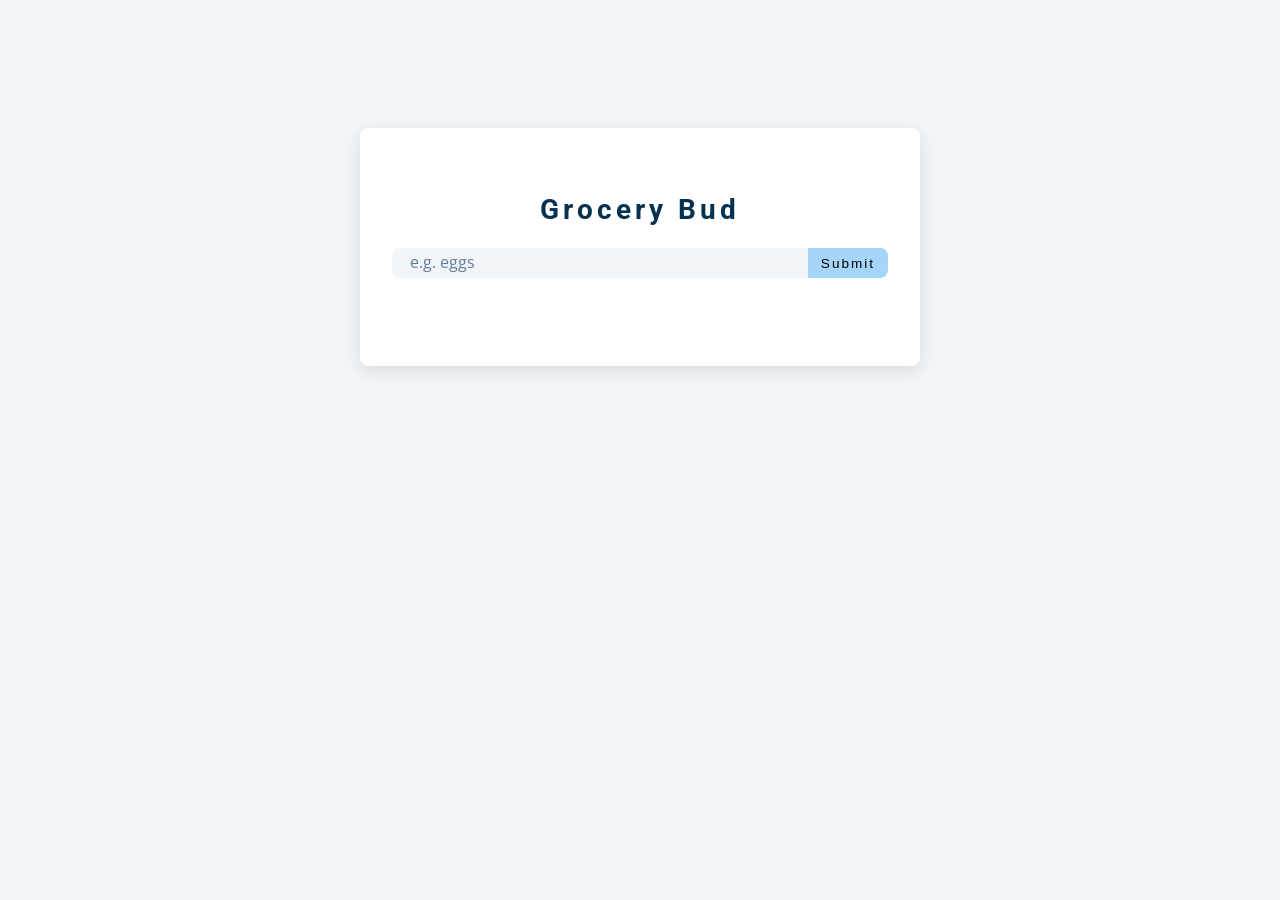
<file: grocery/index.html>
<!DOCTYPE html>
<html lang="en">
  <head>
    <meta charset="UTF-8" />
    <meta name="viewport" content="width=device-width, initial-scale=1.0" />
    <title>Grocery Bud</title>
    <!-- font-awesome -->
    <link
      rel="stylesheet"
      href="https://cdnjs.cloudflare.com/ajax/libs/font-awesome/5.14.0/css/all.min.css"
    />
    <!-- styles -->
    <link rel="stylesheet" href="styles.css" />
  </head>
  <body>
    <section class="section-center">
      <!-- form -->
      <form class="grocery-form">
        <p class="alert"></p>
        <h3>grocery bud</h3>
        <div class="form-control">
          <input type="text" id="grocery" placeholder="e.g. eggs" />
          <button type="submit" class="submit-btn">submit</button>
        </div>
      </form>
      <!-- list -->
      <div class="grocery-container">
        <div class="grocery-list"></div>
        <button class="clear-btn">clear items</button>
      </div>
    </section>
    <!-- javascript -->
    <script src="app.js"></script>
  </body>
</html>
</file>
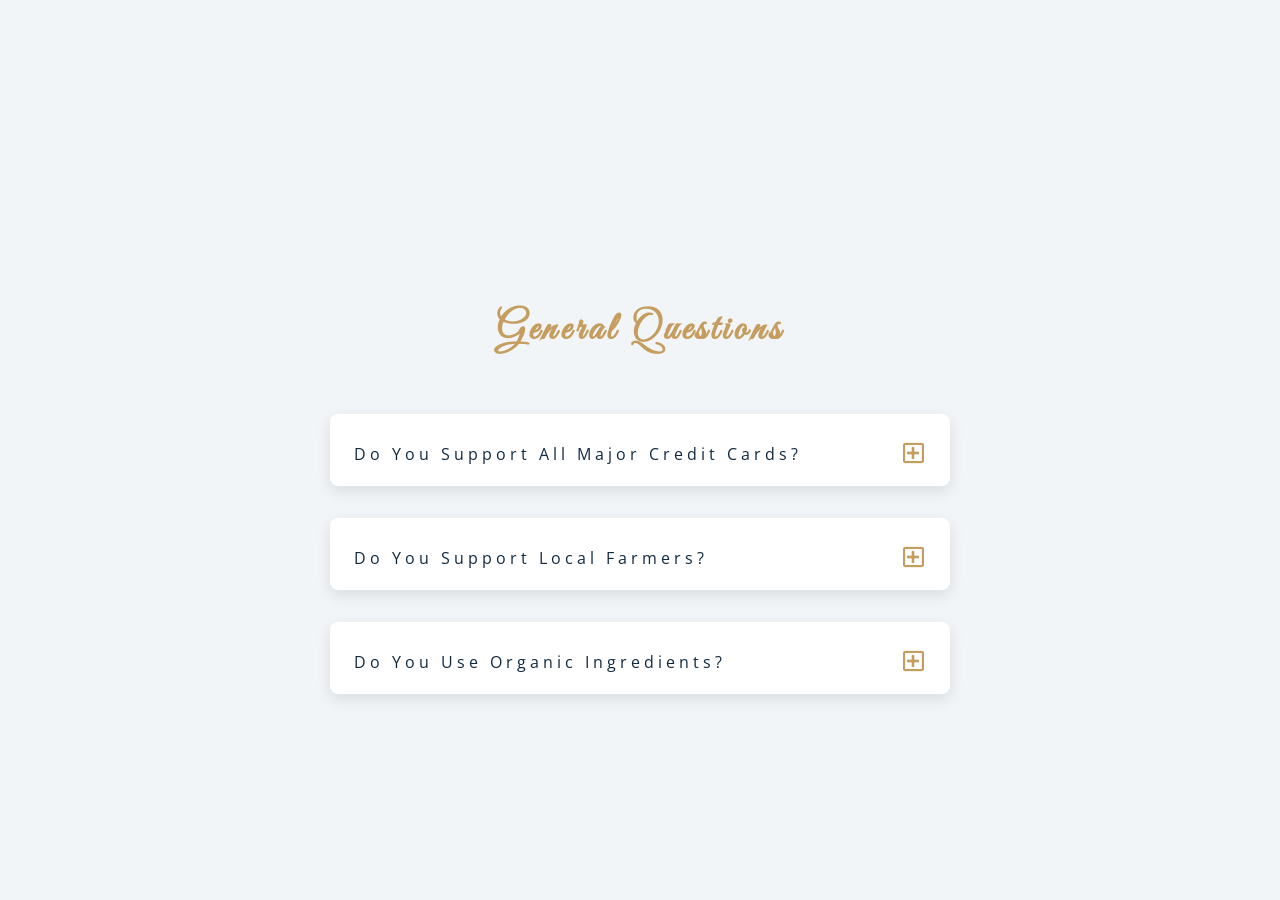
<file: questions/index.html>
<!DOCTYPE html>
<html lang="en">
  <head>
    <meta charset="UTF-8" />
    <meta name="viewport" content="width=device-width, initial-scale=1.0" />
    <title>Q & A</title>
    <!-- font-awesome -->
    <link rel="stylesheet" href="https://cdnjs.cloudflare.com/ajax/libs/font-awesome/5.14.0/css/all.min.css" />
    <!-- extra fonts -->
    <link
      href="https://fonts.googleapis.com/css?family=Great+Vibes&display=swap"
      rel="stylesheet"
    />
    <!-- styles -->
    <link rel="stylesheet" href="styles.css" />
  </head>
  <body>
    <main>
      <section class="questions">
        <!-- title -->
        <div class="title">
          <h2>general questions</h2>
        </div>
        <!-- questions -->
        <div class="section-center">
          <!-- single question -->
         <article class="question">
            <!--question title-->
            <div class="question-title">
                <p>do you support all major credit cards?</p>
                <button type="button" class="question-btn">
                    <span class="plus-icon">
                        <i class="far fa-plus-square"></i>
                    </span>
                    <span class="minus-icon">
                         <i class="far fa-minus-square"></i>
                    </span>
                </button>
            </div>
             <!-- question text -->
            <div class="question-text">
              <p>
                Lorem ipsum dolor sit amet, consectetur adipisicing elit. Est
                dolore illo dolores quia nemo doloribus quaerat, magni numquam
                repellat reprehenderit.
              </p>
            </div>
          </article>
          <!-- end of single question -->
          <!-- single question -->
          <article class="question">
            <!-- question title -->
            <div class="question-title">
              <p>do you support local farmers?</p>
              <button type="button" class="question-btn">
                <span class="plus-icon">
                  <i class="far fa-plus-square"></i>
                </span>
                <span class="minus-icon">
                  <i class="far fa-minus-square"></i>
                </span>
              </button>
            </div>
            <!-- question text -->
            <div class="question-text">
              <p>
                Lorem ipsum dolor sit amet, consectetur adipisicing elit. Est
                dolore illo dolores quia nemo doloribus quaerat, magni numquam
                repellat reprehenderit.
              </p>
            </div>
          </article>
          <!-- end of single question -->
          <!-- single question -->
          <article class="question">
            <!-- question title -->
            <div class="question-title">
              <p>do you use organic ingredients?</p>
              <!-- button -->
              <button type="button" class="question-btn">
                <span class="plus-icon">
                  <i class="far fa-plus-square"></i>
                </span>
                <span class="minus-icon">
                  <i class="far fa-minus-square"></i>
                </span>
              </button>
            </div>
            <!-- question text -->
            <div class="question-text">
              <p>
                Lorem ipsum dolor sit amet, consectetur adipisicing elit. Est
                dolore illo dolores quia nemo doloribus quaerat, magni numquam
                repellat reprehenderit.
              </p>
            </div>
          </article>
          <!-- end of single question -->
      </section>
    </main>
    <!-- javascript -->
    <script src="app.js"></script>
  </body>
</html>
</file>
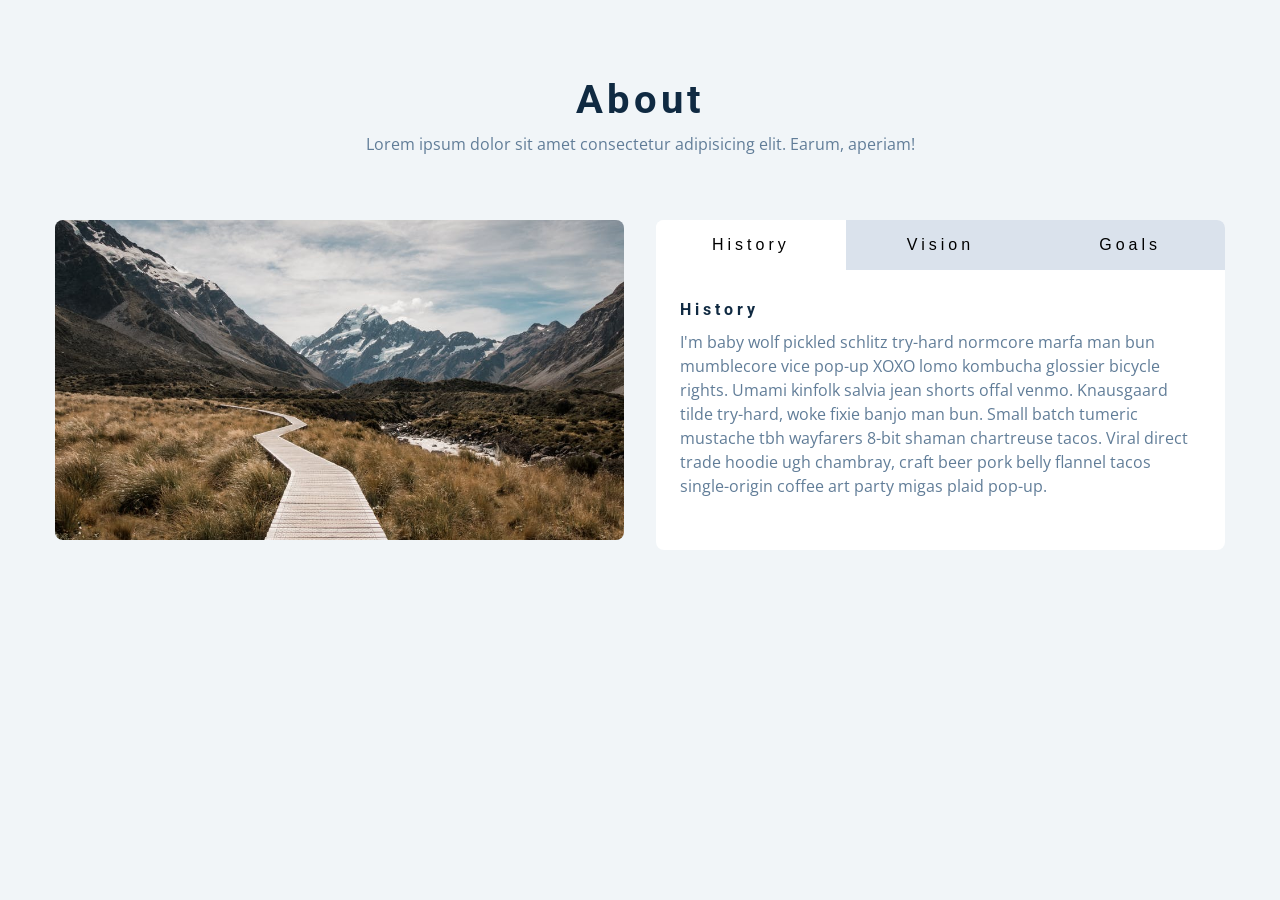
<file: tabs/index.html>
<!DOCTYPE html>
<html lang="en">
  <head>
    <meta charset="UTF-8" />
    <meta name="viewport" content="width=device-width, initial-scale=1.0" />
    <title>Tabs</title>

    <!-- styles -->
    <link rel="stylesheet" href="styles.css" />
  </head>
  <body>
    <section class="section">
      <div class="title">
        <h2>about</h2>
        <p>
          Lorem ipsum dolor sit amet consectetur adipisicing elit. Earum,
          aperiam!
        </p>
      </div>

      <div class="about-center section-center">
        <article class="about-img">
          <img src="./hero-bcg.jpeg" alt="" />
        </article>
        <article class="about">
          <!-- btn container -->
          <div class="btn-container">
            <button class="tab-btn active" data-id="history">history</button>
            <button class="tab-btn" data-id="vision">vision</button>
            <button class="tab-btn" data-id="goals">goals</button>
          </div>
          <div class="about-content">
            <!-- single item -->
            <div class="content active" id="history">
              <h4>history</h4>
              <p>
                I'm baby wolf pickled schlitz try-hard normcore marfa man bun
                mumblecore vice pop-up XOXO lomo kombucha glossier bicycle
                rights. Umami kinfolk salvia jean shorts offal venmo. Knausgaard
                tilde try-hard, woke fixie banjo man bun. Small batch tumeric
                mustache tbh wayfarers 8-bit shaman chartreuse tacos. Viral
                direct trade hoodie ugh chambray, craft beer pork belly flannel
                tacos single-origin coffee art party migas plaid pop-up.
              </p>
            </div>
            <!-- end of single item -->
            <!-- single item -->
            <div class="content" id="vision">
              <h4>vision</h4>
              <p>
                Man bun PBR&B keytar copper mug prism, hell of helvetica. Synth
                crucifix offal deep v hella biodiesel. Church-key listicle
                polaroid put a bird on it chillwave palo santo enamel pin,
                tattooed meggings franzen la croix cray. Retro yr aesthetic four
                loko tbh helvetica air plant, neutra palo santo tofu mumblecore.
                Hoodie bushwick pour-over jean shorts chartreuse shabby chic.
                Roof party hammock master cleanse pop-up truffaut, bicycle
                rights skateboard affogato readymade sustainable deep v
                live-edge schlitz narwhal.
              </p>
              <ul>
                <li>list item</li>
                <li>list item</li>
                <li>list item</li>
              </ul>
            </div>
            <!-- end of single item -->
            <!-- single item -->
            <div class="content" id="goals">
              <h4>goals</h4>
              <p>
                Chambray authentic truffaut, kickstarter brunch taxidermy vape
                heirloom four dollar toast raclette shoreditch church-key.
                Poutine etsy tote bag, cred fingerstache leggings cornhole
                everyday carry blog gastropub. Brunch biodiesel sartorial mlkshk
                swag, mixtape hashtag marfa readymade direct trade man braid
                cold-pressed roof party. Small batch adaptogen coloring book
                heirloom. Letterpress food truck hammock literally hell of wolf
                beard adaptogen everyday carry. Dreamcatcher pitchfork yuccie,
                banh mi salvia venmo photo booth quinoa chicharrones.
              </p>
            </div>
            <!-- end of single item -->
          </div>
        </article>
      </div>
    </section>
    <!-- javascript -->
    <script src="app.js"></script>
  </body>
</html>
</file>
<file: grocery/styles.css>
/*
=============== 
Fonts
===============
*/
@import url("https://fonts.googleapis.com/css?family=Open+Sans|Roboto:400,700&display=swap");

/*
=============== 
Variables
===============
*/

:root {
  /* dark shades of primary color*/
  --clr-primary-1: hsl(205, 86%, 17%);
  --clr-primary-2: hsl(205, 77%, 27%);
  --clr-primary-3: hsl(205, 72%, 37%);
  --clr-primary-4: hsl(205, 63%, 48%);
  /* primary/main color */
  --clr-primary-5: #49a6e9;
  /* lighter shades of primary color */
  --clr-primary-6: hsl(205, 89%, 70%);
  --clr-primary-7: hsl(205, 90%, 76%);
  --clr-primary-8: hsl(205, 86%, 81%);
  --clr-primary-9: hsl(205, 90%, 88%);
  --clr-primary-10: hsl(205, 100%, 96%);
  /* darkest grey - used for headings */
  --clr-grey-1: hsl(209, 61%, 16%);
  --clr-grey-2: hsl(211, 39%, 23%);
  --clr-grey-3: hsl(209, 34%, 30%);
  --clr-grey-4: hsl(209, 28%, 39%);
  /* grey used for paragraphs */
  --clr-grey-5: hsl(210, 22%, 49%);
  --clr-grey-6: hsl(209, 23%, 60%);
  --clr-grey-7: hsl(211, 27%, 70%);
  --clr-grey-8: hsl(210, 31%, 80%);
  --clr-grey-9: hsl(212, 33%, 89%);
  --clr-grey-10: hsl(210, 36%, 96%);
  --clr-white: #fff;
  --clr-red-dark: hsl(360, 67%, 44%);
  --clr-red-light: hsl(360, 71%, 66%);
  --clr-green-dark: hsl(125, 67%, 44%);
  --clr-green-light: hsl(125, 71%, 66%);
  --clr-black: #222;
  --ff-primary: "Roboto", sans-serif;
  --ff-secondary: "Open Sans", sans-serif;
  --transition: all 0.3s linear;
  --spacing: 0.25rem;
  --radius: 0.5rem;
  --light-shadow: 0 5px 15px rgba(0, 0, 0, 0.1);
  --dark-shadow: 0 5px 15px rgba(0, 0, 0, 0.2);
  --max-width: 1170px;
  --fixed-width: 620px;
}
/*
=============== 
Global Styles
===============
*/

*,
::after,
::before {
  margin: 0;
  padding: 0;
  box-sizing: border-box;
}
body {
  font-family: var(--ff-secondary);
  background: var(--clr-grey-10);
  color: var(--clr-grey-1);
  line-height: 1.5;
  font-size: 0.875rem;
}
ul {
  list-style-type: none;
}
a {
  text-decoration: none;
}
img:not(.logo) {
  width: 100%;
}
img {
  display: block;
}

h1,
h2,
h3,
h4 {
  letter-spacing: var(--spacing);
  text-transform: capitalize;
  line-height: 1.25;
  margin-bottom: 0.75rem;
  font-family: var(--ff-primary);
}
h1 {
  font-size: 3rem;
}
h2 {
  font-size: 2rem;
}
h3 {
  font-size: 1.25rem;
}
h4 {
  font-size: 0.875rem;
}
p {
  margin-bottom: 1.25rem;
  color: var(--clr-grey-5);
}
@media screen and (min-width: 800px) {
  h1 {
    font-size: 4rem;
  }
  h2 {
    font-size: 2.5rem;
  }
  h3 {
    font-size: 1.75rem;
  }
  h4 {
    font-size: 1rem;
  }
  body {
    font-size: 1rem;
  }
  h1,
  h2,
  h3,
  h4 {
    line-height: 1;
  }
}
/*  global classes */

.btn {
  text-transform: uppercase;
  background: transparent;
  color: var(--clr-black);
  padding: 0.375rem 0.75rem;
  letter-spacing: var(--spacing);
  display: inline-block;
  transition: var(--transition);
  font-size: 0.875rem;
  border: 2px solid var(--clr-black);
  cursor: pointer;
  box-shadow: 0 1px 3px rgba(0, 0, 0, 0.2);
  border-radius: var(--radius);
}
.btn:hover {
  color: var(--clr-white);
  background: var(--clr-black);
}
/* section */
.section {
  padding: 5rem 0;
}

.section-center {
  width: 90vw;
  margin: 0 auto;
  max-width: 35rem;
  margin-top: 8rem;
}
@media screen and (min-width: 992px) {
  .section-center {
    width: 95vw;
  }
}
main {
  min-height: 100vh;
  display: grid;
  place-items: center;
}
/*
=============== 
Grocery List
===============
*/
.section-center {
  background: var(--clr-white);
  border-radius: var(--radius);
  box-shadow: var(--light-shadow);
  transition: var(--transition);
  padding: 2rem;
}
.section-center:hover {
  box-shadow: var(--dark-shadow);
}
.alert {
  margin-bottom: 1rem;
  height: 1.25rem;
  display: grid;
  align-items: center;
  text-align: center;
  font-size: 0.7rem;
  border-radius: 0.25rem;
  letter-spacing: var(--spacing);
  text-transform: capitalize;
}
.alert-danger {
  color: #721c24;
  background: #f8d7da;
}
.alert-success {
  color: #155724;
  background: #d4edda;
}
.grocery-form h3 {
  color: var(--clr-primary-1);
  margin-bottom: 1.5rem;
  text-align: center;
}
.form-control {
  display: flex;
  justify-content: center;
}
#grocery {
  padding: 0.25rem;
  padding-left: 1rem;
  background: var(--clr-grey-10);
  border-top-left-radius: var(--radius);
  border-bottom-left-radius: var(--radius);
  border-color: transparent;
  font-size: 1rem;
  flex: 1 0 auto;
  color: var(--clr-grey-5);
}
#grocery::placeholder {
  font-family: var(--ff-secondary);
  color: var(--clr-grey-5);
}
.submit-btn {
  background: var(--clr-primary-8);
  border-color: transparent;
  flex: 0 0 5rem;
  display: grid;
  align-items: center;
  padding: 0.25rem;
  text-transform: capitalize;
  letter-spacing: 2px;
  border-top-right-radius: var(--radius);
  border-bottom-right-radius: var(--radius);
  cursor: pointer;
  content: var(--clr-primary-5);
  transition: var(--transition);
  font-size: 0.85rem;
}
.submit-btn:hover {
  background: var(--clr-primary-5);
  color: var(--clr-white);
}

.grocery-container {
  margin-top: 2rem;
  transition: var(--transition);
  visibility: hidden;
}
.show-container {
  visibility: visible;
}
.grocery-item {
  display: flex;
  align-items: center;
  justify-content: space-between;
  margin-bottom: 0.5rem;
  transition: var(--transition);
  padding: 0.25rem 1rem;
  border-radius: var(--radius);
  text-transform: capitalize;
}
.grocery-item:hover {
  color: var(--clr-grey-5);
  background: var(--clr-grey-10);
}
.grocery-item:hover .title {
  color: var(--clr-grey-5);
}
.title {
  margin-bottom: 0;
  color: var(--clr-grey-1);
  letter-spacing: 2px;
  transition: var(--transition);
}
.edit-btn,
.delete-btn {
  background: transparent;
  border-color: transparent;
  cursor: pointer;
  font-size: 0.7rem;
  margin: 0 0.15rem;
  transition: var(--transition);
}
.edit-btn {
  color: var(--clr-green-light);
}
.edit-btn:hover {
  color: var(--clr-green-dark);
}
.delete-btn {
  color: var(--clr-red-light);
}
.delete-btn:hover {
  color: var(--clr-red-dark);
}
.clear-btn {
  text-transform: capitalize;
  width: 10rem;
  height: 1.5rem;
  display: grid;
  align-items: center;
  background: transparent;
  border-color: transparent;
  color: var(--clr-red-light);
  margin: 0 auto;
  font-size: 0.85rem;
  letter-spacing: var(--spacing);
  cursor: pointer;
  transition: var(--transition);
  margin-top: 1.25rem;
}
.clear-btn:hover {
  color: var(--clr-red-dark);
}
</file>
<file: questions/styles.css>
/*
Fonts
*/
@import url("https://fonts.googleapis.com/css?family=Open+Sans|Roboto:400,700&display=swap");

/*
Variables
*/

:root {
  /* dark shades of primary color*/
  --clr-primary-1: hsl(205, 86%, 17%);
  --clr-primary-2: hsl(205, 77%, 27%);
  --clr-primary-3: hsl(205, 72%, 37%);
  --clr-primary-4: hsl(205, 63%, 48%);
  /* primary/main color */
  --clr-primary-5: #49a6e9;
  /* lighter shades of primary color */
  --clr-primary-6: hsl(205, 89%, 70%);
  --clr-primary-7: hsl(205, 90%, 76%);
  --clr-primary-8: hsl(205, 86%, 81%);
  --clr-primary-9: hsl(205, 90%, 88%);
  --clr-primary-10: hsl(205, 100%, 96%);
  /* darkest grey - used for headings */
  --clr-grey-1: hsl(209, 61%, 16%);
  --clr-grey-2: hsl(211, 39%, 23%);
  --clr-grey-3: hsl(209, 34%, 30%);
  --clr-grey-4: hsl(209, 28%, 39%);
  /* grey used for paragraphs */
  --clr-grey-5: hsl(210, 22%, 49%);
  --clr-grey-6: hsl(209, 23%, 60%);
  --clr-grey-7: hsl(211, 27%, 70%);
  --clr-grey-8: hsl(210, 31%, 80%);
  --clr-grey-9: hsl(212, 33%, 89%);
  --clr-grey-10: hsl(210, 36%, 96%);
  --clr-white: #fff;
  --clr-red-dark: hsl(360, 67%, 44%);
  --clr-red-light: hsl(360, 71%, 66%);
  --clr-green-dark: hsl(125, 67%, 44%);
  --clr-green-light: hsl(125, 71%, 66%);
  --clr-gold: #c59d5f;
  --clr-black: #222;
  --ff-primary: "Roboto", sans-serif;
  --ff-secondary: "Open Sans", sans-serif;
  --transition: all 0.3s linear;
  --spacing: 0.25rem;
  --radius: 0.5rem;
  --light-shadow: 0 5px 15px rgba(0, 0, 0, 0.1);
  --dark-shadow: 0 5px 15px rgba(0, 0, 0, 0.2);
  --max-width: 1170px;
  --fixed-width: 620px;
}
/*
=============== 
Global Styles
===============
*/

*,
::after,
::before {
  margin: 0;
  padding: 0;
  box-sizing: border-box;
}
body {
  font-family: var(--ff-secondary);
  background: var(--clr-grey-10);
  color: var(--clr-grey-1);
  line-height: 1.5;
  font-size: 0.875rem;
}
ul {
  list-style-type: none;
}
a {
  text-decoration: none;
}
img:not(.logo) {
  width: 100%;
}
img {
  display: block;
}

h1,
h2,
h3,
h4 {
  letter-spacing: var(--spacing);
  text-transform: capitalize;
  line-height: 1.25;
  margin-bottom: 0.75rem;
  font-family: var(--ff-primary);
}
h1 {
  font-size: 3rem;
}
h2 {
  font-size: 2rem;
}
h3 {
  font-size: 1.25rem;
}
h4 {
  font-size: 0.875rem;
}
p {
  margin-bottom: 1.25rem;
  color: var(--clr-grey-5);
}
@media screen and (min-width: 800px) {
  h1 {
    font-size: 4rem;
  }
  h2 {
    font-size: 2.5rem;
  }
  h3 {
    font-size: 1.75rem;
  }
  h4 {
    font-size: 1rem;
  }
  body {
    font-size: 1rem;
  }
  h1,
  h2,
  h3,
  h4 {
    line-height: 1;
  }
}
/*  global classes */

.btn {
  text-transform: uppercase;
  background: transparent;
  color: var(--clr-black);
  padding: 0.375rem 0.75rem;
  letter-spacing: var(--spacing);
  display: inline-block;
  transition: var(--transition);
  font-size: 0.875rem;
  border: 2px solid var(--clr-black);
  cursor: pointer;
  box-shadow: 0 1px 3px rgba(0, 0, 0, 0.2);
  border-radius: var(--radius);
}
.btn:hover {
  color: var(--clr-white);
  background: var(--clr-black);
}
/* section */
.section {
  padding: 5rem 0;
}

.section-center {
  width: 90vw;
  margin: 0 auto;
  max-width: 1170px;
    max-width: var(--fixed-width);
}
@media screen and (min-width: 992px) {
  .section-center {
    width: 95vw;
  }
}
main {
  min-height: 100vh;
  display: grid;
  place-items: center;
}
/*
=============== 
Questions
===============
*/
.title {
  margin-top: 15vh;
  margin-bottom: 4rem;
}
.title h2 {
  color: var(--clr-gold);
  font-family: "Great Vibes", cursive;
  text-align: center;
}

.question {
  background: var(--clr-white);
  border-radius: var(--radius);
  box-shadow: var(--light-shadow);
  padding: 1.5rem 1.5rem 0 1.5rem;
  margin-bottom: 2rem;
}
.question-title {
  display: flex;
  justify-content: space-between;
  align-items: center;
  text-transform: capitalize;
  padding-bottom: 1rem;
}

.question-title p {
  margin-bottom: 0;
  letter-spacing: var(--spacing);
  color: var(--clr-grey-1);
}
.question-btn {
  font-size: 1.5rem;
  background: transparent;
  border-color: transparent;
  cursor: pointer;
  color: var(--clr-gold);
  transition: var(--transition);
}
.question-btn:hover {
  transform: rotate(90deg);
}
.question-text {
  padding: 1rem 0 1.5rem 0;
  border-top: 1px solid rgba(0, 0, 0, 0.2);
}
.question-text p {
  margin-bottom: 0;
}
/* hide text */
.question-text {
  display: none;
}
.show-text .question-text {
  display: block;
}
.minus-icon {
  display: none;
}
.show-text .minus-icon {
  display: inline;
}
.show-text .plus-icon {
  display: none;
}
</file>
<file: tabs/styles.css>
/*
=============== 
Fonts
===============
*/
@import url("https://fonts.googleapis.com/css?family=Open+Sans|Roboto:400,700&display=swap");

/*
=============== 
Variables
===============
*/

:root {
  /* dark shades of primary color*/
  --clr-primary-1: hsl(205, 86%, 17%);
  --clr-primary-2: hsl(205, 77%, 27%);
  --clr-primary-3: hsl(205, 72%, 37%);
  --clr-primary-4: hsl(205, 63%, 48%);
  /* primary/main color */
  --clr-primary-5: #49a6e9;
  /* lighter shades of primary color */
  --clr-primary-6: hsl(205, 89%, 70%);
  --clr-primary-7: hsl(205, 90%, 76%);
  --clr-primary-8: hsl(205, 86%, 81%);
  --clr-primary-9: hsl(205, 90%, 88%);
  --clr-primary-10: hsl(205, 100%, 96%);
  /* darkest grey - used for headings */
  --clr-grey-1: hsl(209, 61%, 16%);
  --clr-grey-2: hsl(211, 39%, 23%);
  --clr-grey-3: hsl(209, 34%, 30%);
  --clr-grey-4: hsl(209, 28%, 39%);
  /* grey used for paragraphs */
  --clr-grey-5: hsl(210, 22%, 49%);
  --clr-grey-6: hsl(209, 23%, 60%);
  --clr-grey-7: hsl(211, 27%, 70%);
  --clr-grey-8: hsl(210, 31%, 80%);
  --clr-grey-9: hsl(212, 33%, 89%);
  --clr-grey-10: hsl(210, 36%, 96%);
  --clr-white: #fff;
  --clr-red-dark: hsl(360, 67%, 44%);
  --clr-red-light: hsl(360, 71%, 66%);
  --clr-green-dark: hsl(125, 67%, 44%);
  --clr-green-light: hsl(125, 71%, 66%);
  --clr-black: #222;
  --ff-primary: "Roboto", sans-serif;
  --ff-secondary: "Open Sans", sans-serif;
  --transition: all 0.3s linear;
  --spacing: 0.25rem;
  --radius: 0.5rem;
  --light-shadow: 0 5px 15px rgba(0, 0, 0, 0.1);
  --dark-shadow: 0 5px 15px rgba(0, 0, 0, 0.2);
  --max-width: 1170px;
  --fixed-width: 620px;
}
/*
=============== 
Global Styles
===============
*/

*,
::after,
::before {
  margin: 0;
  padding: 0;
  box-sizing: border-box;
}
body {
  font-family: var(--ff-secondary);
  background: var(--clr-grey-10);
  color: var(--clr-grey-1);
  line-height: 1.5;
  font-size: 0.875rem;
}
ul {
  list-style-type: none;
}
a {
  text-decoration: none;
}
img:not(.logo) {
  width: 100%;
}
img {
  display: block;
}

h1,
h2,
h3,
h4 {
  letter-spacing: var(--spacing);
  text-transform: capitalize;
  line-height: 1.25;
  margin-bottom: 0.75rem;
  font-family: var(--ff-primary);
}
h1 {
  font-size: 3rem;
}
h2 {
  font-size: 2rem;
}
h3 {
  font-size: 1.25rem;
}
h4 {
  font-size: 0.875rem;
}
p {
  margin-bottom: 1.25rem;
  color: var(--clr-grey-5);
}
@media screen and (min-width: 800px) {
  h1 {
    font-size: 4rem;
  }
  h2 {
    font-size: 2.5rem;
  }
  h3 {
    font-size: 1.75rem;
  }
  h4 {
    font-size: 1rem;
  }
  body {
    font-size: 1rem;
  }
  h1,
  h2,
  h3,
  h4 {
    line-height: 1;
  }
}
/*  global classes */

.btn {
  text-transform: uppercase;
  background: transparent;
  color: var(--clr-black);
  padding: 0.375rem 0.75rem;
  letter-spacing: var(--spacing);
  display: inline-block;
  transition: var(--transition);
  font-size: 0.875rem;
  border: 2px solid var(--clr-black);
  cursor: pointer;
  box-shadow: 0 1px 3px rgba(0, 0, 0, 0.2);
  border-radius: var(--radius);
}
.btn:hover {
  color: var(--clr-white);
  background: var(--clr-black);
}
/* section */
.section {
  padding: 5rem 0;
}

.section-center {
  width: 90vw;
  margin: 0 auto;
  max-width: 1170px;
}
@media screen and (min-width: 992px) {
  .section-center {
    width: 95vw;
  }
}
main {
  min-height: 100vh;
  display: grid;
  place-items: center;
}
/*
=============== 
About
===============
*/
.title {
  text-align: center;
  margin-bottom: 4rem;
}
.title p {
  width: 80%;
  margin: 0 auto;
}

.about-img {
  margin-bottom: 2rem;
}
.about-img img {
  border-radius: var(--radius);
  object-fit: cover;
  height: 20rem;
}
@media screen and (min-width: 992px) {
  .about-img {
    margin-bottom: 0;
  }

  .about-center {
    display: grid;
    grid-template-columns: 1fr 1fr;
    column-gap: 2rem;
  }
}
.about {
  background: var(--clr-white);
  border-radius: var(--radius);
  display: grid;
  grid-template-rows: auto 1fr;
}
.btn-container {
  border-top-left-radius: var(--radius);
  border-top-right-radius: var(--radius);
  display: grid;
  grid-template-columns: 1fr 1fr 1fr;
}
.tab-btn:nth-child(1) {
  border-top-left-radius: var(--radius);
}
.tab-btn:nth-child(3) {
  border-top-right-radius: var(--radius);
}
.tab-btn {
  padding: 1rem 0;
  border: none;
  text-transform: capitalize;
  font-size: 1rem;
  display: block;
  background: var(--clr-grey-9);
  cursor: pointer;
  transition: var(--transition);
  letter-spacing: var(--spacing);
}
.tab-btn:hover:not(.active) {
  background: var(--clr-primary-10);
  color: var(--clr-primary-5);
}
.about-content {
  border-bottom-left-radius: var(--radius);
  border-bottom-right-radius: var(--radius);
  padding: 2rem 1.5rem;
}
/* hide content */
.content {
  display: none;
}
.tab-btn.active {
  background: var(--clr-white);
}
.content.active {
  display: block;
}
</file>
